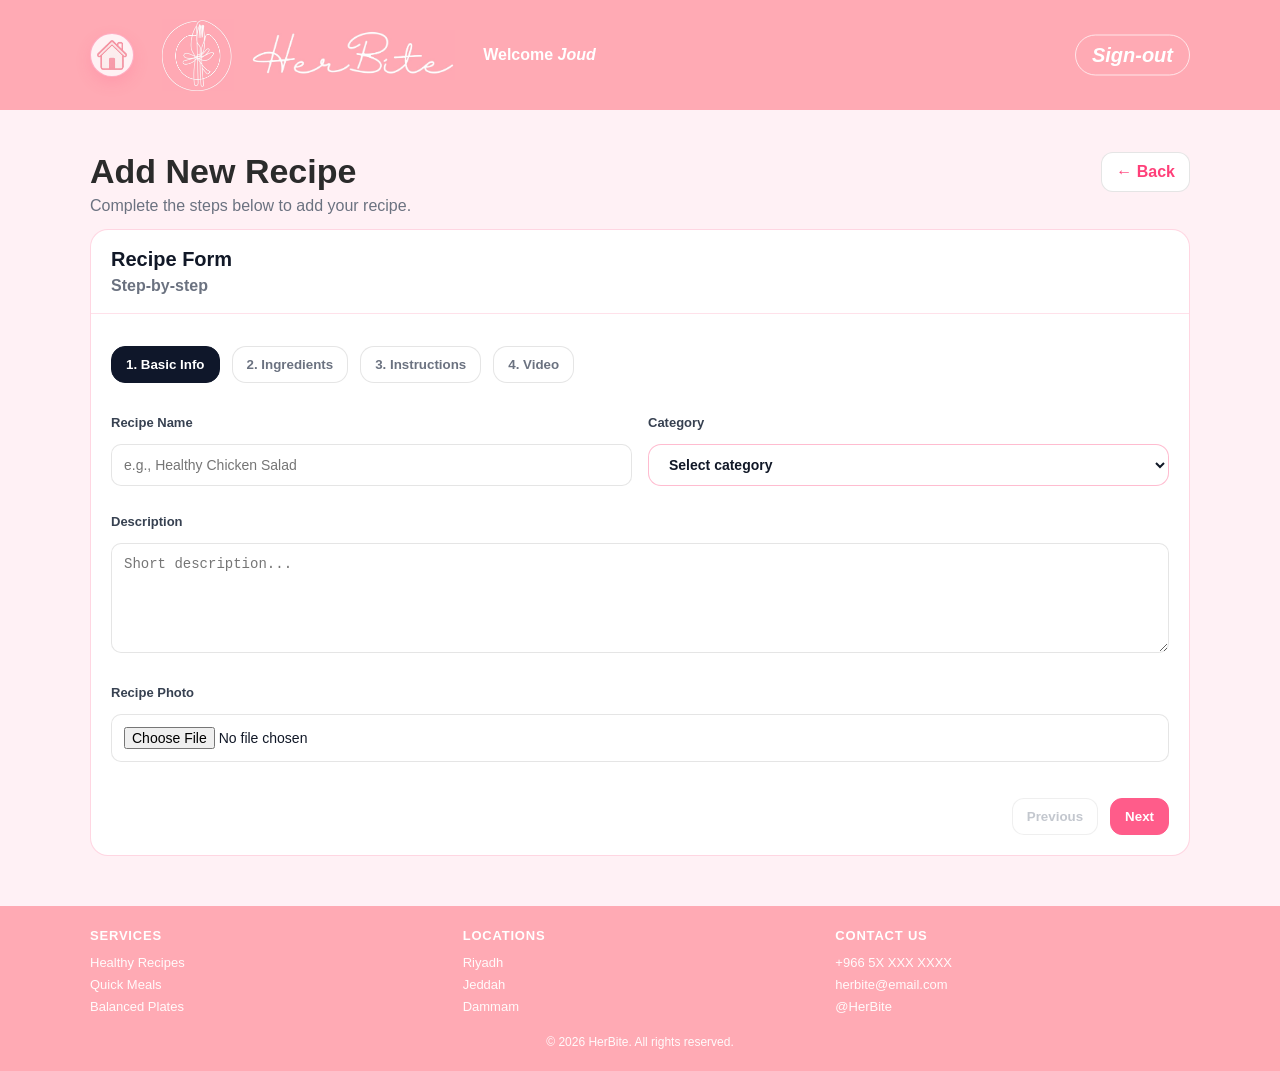
<file: addRecipe.html>
<!DOCTYPE html>
<html lang="en">
<head>
  <meta charset="UTF-8" />
  <meta name="viewport" content="width=device-width, initial-scale=1.0"/>
  <title>Add Recipe | HerBite</title>

  <link rel="stylesheet" href="stylesheet.css">
</head>

<body class="user-page header-admin">
  <div class="page">

   
    <header class="site-header">
      <div class="header-inner">
        <a href="index.html" class="home-link" aria-label="Go to home">
          <img src="home.PNG" alt="Home">
        </a>
        <div class="brand"><img src="logo.jpg" alt="HerBite Logo"></div>
        <div class="brand-title"><img src="title.jpg" alt="HerBite Title"></div>
                <div class="header-right">
          <div class="welcome">Welcome <span class="name">Joud</span></div>
        </div>
        <div class="logout"><a href="index.html">Sign-out</a></div>
      </div>
    </header>

    <main class="page-main">

      <div class="ar-page-head">
        <div>
          <h1 class="ar-h1">Add New Recipe</h1>
          <p class="ar-p">Complete the steps below to add your recipe.</p>
        </div>

        <a class="ar-back" href="myRecipes.html">← Back</a>
      </div>

      <section class="ar-card">
        <div class="ar-card-top">
          <h2 class="ar-card-title">Recipe Form</h2>
          <div class="ar-card-sub">Step-by-step</div>
        </div>

        <div class="ar-card-body">

          
          <div class="ar-tabs" role="tablist" aria-label="Recipe steps">
            <button type="button" class="ar-tab is-active" data-step="0">1. Basic Info</button>
            <button type="button" class="ar-tab" data-step="1">2. Ingredients</button>
            <button type="button" class="ar-tab" data-step="2">3. Instructions</button>
            <button type="button" class="ar-tab" data-step="3">4. Video</button>
          </div>

          <form id="addRecipeForm" action="myRecipes.html" novalidate>

            <!-- STEP 1 -->
            <div class="ar-step is-active" data-step="0">
              <div class="ar-grid2">
                <div>
                  <label class="ar-label">Recipe Name</label>
                  <input class="ar-input" type="text" placeholder="e.g., Healthy Chicken Salad" required>
                </div>

                <div>
                  <label class="ar-label">Category</label>
                  <select class="ar-input" required>
                    <option value="" selected disabled>Select category</option>
                    <option>Breakfast</option>
                    <option>Lunch</option>
                    <option>Dinner</option>
                    <option>Healthy Snacks</option>
                  </select>
                </div>
              </div>

              <label class="ar-label">Description</label>
              <textarea class="ar-textarea" placeholder="Short description..." required></textarea>

              <label class="ar-label">Recipe Photo</label>
              <input class="ar-input" type="file" accept="image/*" required>
            </div>

            <!-- STEP 2 -->
            <div class="ar-step" data-step="1">
              <div class="ar-section-title">Ingredients</div>

              <div id="ingredientsWrap" class="ar-repeat">
                <div class="ar-row">
                  <div>
                    <label class="ar-mini">Ingredient Name</label>
                    <input class="ar-input" type="text" required>
                  </div>
                  <div>
                    <label class="ar-mini">Quantity</label>
                    <input class="ar-input" type="text" required>
                  </div>
                </div>
              </div>

              <button type="button" class="ar-add" id="addIngredientBtn">+ Add another ingredient</button>
            </div>

            <!-- STEP 3 -->
            <div class="ar-step" data-step="2">
              <div class="ar-section-title">Instructions</div>

              <div id="stepsWrap" class="ar-repeat">
                <div class="ar-row1">
                  <label class="ar-mini">Step 1</label>
                  <input class="ar-input" type="text" required>
                </div>
              </div>

              <button type="button" class="ar-add" id="addStepBtn">+ Add another step</button>
            </div>

            <!-- STEP 4 -->
            <div class="ar-step" data-step="3">
              <div class="ar-section-title">Video (Optional)</div>

              <label class="ar-label">Upload Video</label>
              <input class="ar-input" type="file" accept="video/*">

              <label class="ar-label">OR Video URL</label>
              <input class="ar-input" type="url" placeholder="https://...">
            </div>

            
            <div class="ar-actions">
              <button type="button" class="ar-btn ar-btn-ghost" id="prevBtn" disabled>Previous</button>

              <div class="ar-actions-right">
                <button type="button" class="ar-btn ar-btn-primary" id="nextBtn">Next</button>
                <button type="submit" class="ar-btn ar-btn-primary" id="submitBtn">Submit</button>
              </div>
            </div>

          </form>

        </div>
      </section>

    </main>

    <footer class="site-footer">
      <div class="footer-inner">
        <div class="footer-col">
          <h4>Services</h4>
          <p>Healthy Recipes</p>
          <p>Quick Meals</p>
          <p>Balanced Plates</p>
        </div>

        <div class="footer-col">
          <h4>Locations</h4>
          <p>Riyadh</p>
          <p>Jeddah</p>
          <p>Dammam</p>
        </div>

        <div class="footer-col">
          <h4>Contact Us</h4>
          <p>+966 5X XXX XXXX</p>
          <p>herbite@email.com</p>
          <p>@HerBite</p>
        </div>
      </div>

      <div class="footer-bottom">
        © 2026 HerBite. All rights reserved.
      </div>
    </footer>

  </div>

  <script src="Script.js"></script>
</body>
</html>
</file>
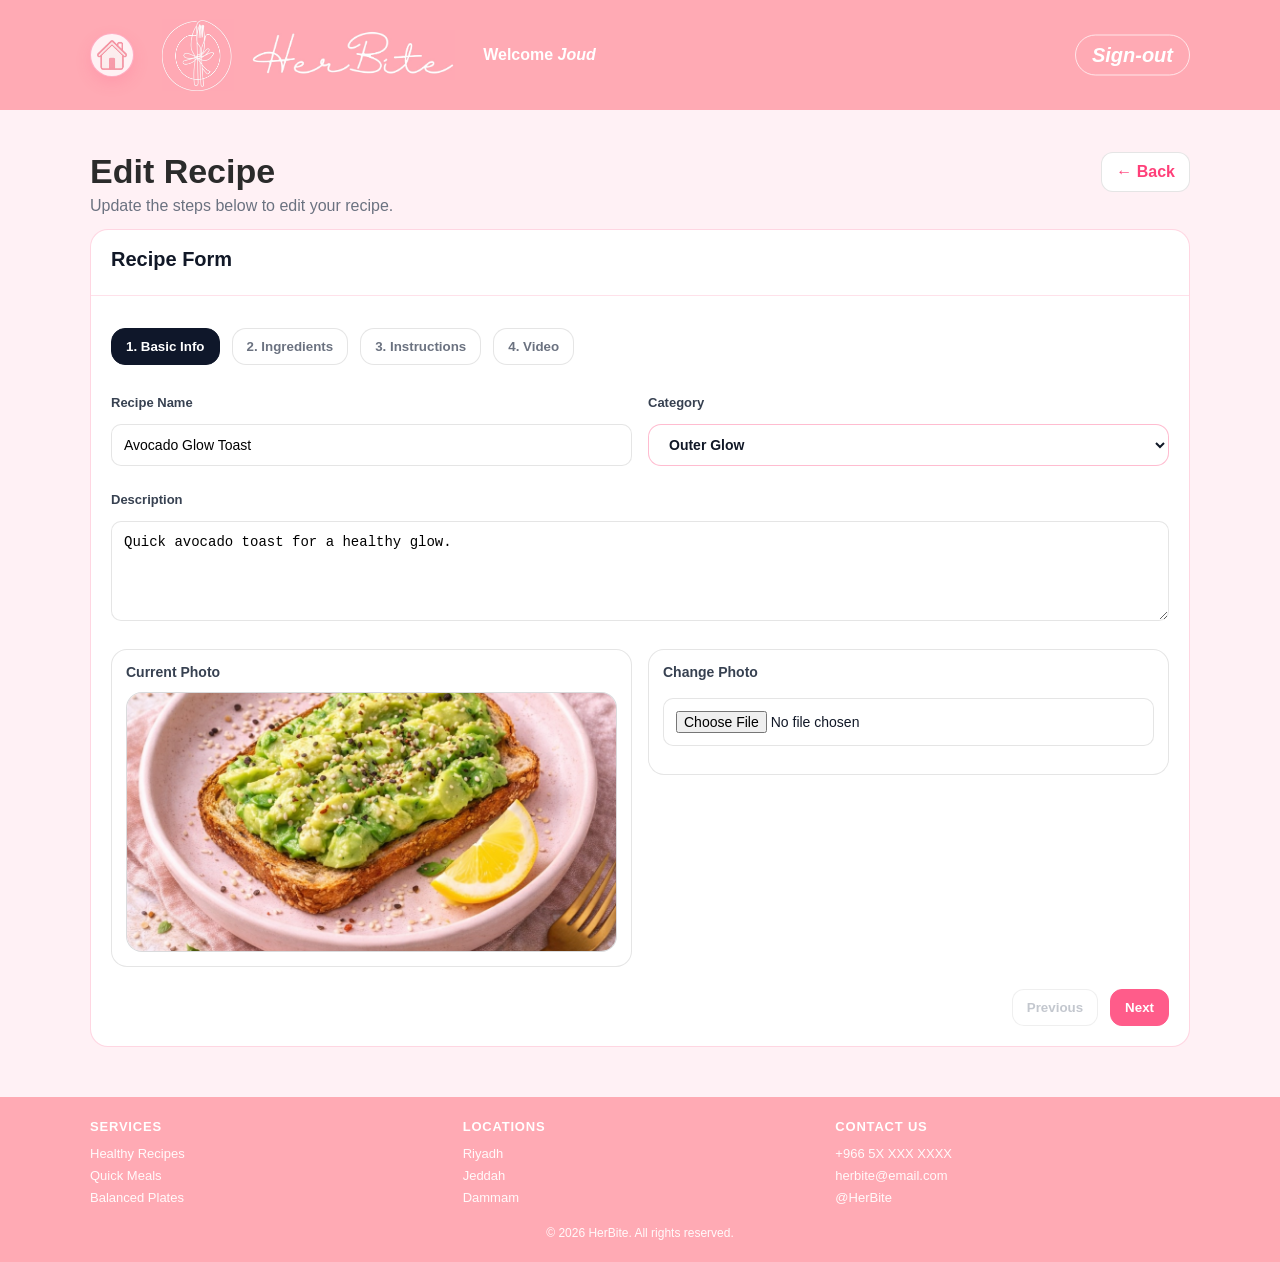
<file: editRecipe.html>
<!DOCTYPE html>
<!--
Click nbfs://nbhost/SystemFileSystem/Templates/Licenses/license-default.txt to change this license
Click nbfs://nbhost/SystemFileSystem/Templates/ClientSide/html.html to edit this template
-->

<!DOCTYPE html>
<html lang="en">
<head>
  <meta charset="UTF-8" />
  <meta name="viewport" content="width=device-width, initial-scale=1.0"/>
  <title>Edit Recipe | HerBite</title>

  <link rel="stylesheet" href="stylesheet.css">
  
  <script src="Script.js" defer></script>
</head>

<body class="user-page header-admin">
  <div class="page">

   
    <header class="site-header">
      <div class="header-inner">
        <a href="index.html" class="home-link" aria-label="Go to home">
          <img src="home.PNG" alt="Home">
        </a>
        <div class="brand"><img src="logo.jpg" alt="HerBite Logo"></div>
        <div class="brand-title"><img src="title.jpg" alt="HerBite Title"></div>
                <div class="header-right">
          <div class="welcome">Welcome <span class="name">Joud</span></div>
        </div>
        <div class="logout"><a href="index.html">Sign-out</a></div>
      </div>
    </header>

    <main class="page-main">

      <div class="er-page-head">
        <div>
          <h1 class="er-h1">Edit Recipe</h1>
          <p class="er-p">Update the steps below to edit your recipe.</p>
        </div>

        <a class="er-back" href="myRecipes.html">← Back</a>
      </div>

      <section class="er-card">
        <div class="er-card-top">
          <h2 class="er-card-title">Recipe Form</h2>
          <div class="er-card-sub"> </div>
        </div>

        <div class="er-card-body">

          <!-- Tabs -->
          <div class="er-tabs" role="tablist" aria-label="Recipe steps">
            <button type="button" class="er-tab is-active" data-step="0">1. Basic Info</button>
            <button type="button" class="er-tab" data-step="1">2. Ingredients</button>
            <button type="button" class="er-tab" data-step="2">3. Instructions</button>
            <button type="button" class="er-tab" data-step="3">4. Video</button>
          </div>

          <form id="editRecipeForm" action="myRecipes.html">

            <!-- STEP 1 -->
            <div class="er-step is-active" data-step="0">
              <div class="er-grid2">
                <div>
                  <label class="er-label">Recipe Name</label>
                  <input class="er-input" type="text" value="Avocado Glow Toast" required>
                </div>

                <div>
                  <label class="er-label">Category</label>
                  <select class="er-input" required>
                    <option>Breakfast</option>
                    <option>Lunch</option>
                    <option>Dinner</option>
                    <option selected>Outer Glow</option>
                    <option>Healthy Snacks</option>
                  </select>
                </div>
              </div>

              <label class="er-label">Description</label>
              <textarea class="er-textarea" required>Quick avocado toast for a healthy glow.</textarea>

              <div class="er-current">
                <div class="er-current-box">
                  <div class="er-current-title">Current Photo</div>
                  <img class="er-current-img" src="avocado toast.jpeg" alt="Current photo">
                </div>

                <div class="er-current-box">
                  <div class="er-current-title">Change Photo</div>
                  <input class="er-input" type="file" accept="image/*">
                </div>
              </div>
            </div>

            <!-- STEP 2 -->
            <div class="er-step" data-step="1">
              <div class="er-section-title">Ingredients</div>

              <div id="ingredientsWrap" class="er-repeat">

                <div class="er-row">
                  <div>
                    <label class="er-mini">Ingredient Name</label>
                    <input class="er-input" type="text" value="Whole grain toast" required>
                  </div>
                  <div>
                    <label class="er-mini">Quantity</label>
                    <input class="er-input" type="text" value="1 slice" required>
                  </div>
                </div>

                <div class="er-row">
                  <div>
                    <label class="er-mini">Ingredient Name</label>
                    <input class="er-input" type="text" value="Avocado" required>
                  </div>
                  <div>
                    <label class="er-mini">Quantity</label>
                    <input class="er-input" type="text" value="1/2" required>
                  </div>
                </div>

                <div class="er-row">
                  <div>
                    <label class="er-mini">Ingredient Name</label>
                    <input class="er-input" type="text" value="Olive oil" required>
                  </div>
                  <div>
                    <label class="er-mini">Quantity</label>
                    <input class="er-input" type="text" value="few drops" required>
                  </div>
                </div>

              </div>

              <button type="button" class="er-add" id="addIngredientBtn">+ Add another ingredient</button>
            </div>

            <!-- STEP 3 -->
            <div class="er-step" data-step="2">
              <div class="er-section-title">Instructions</div>

              <div id="stepsWrap" class="er-repeat">

                <div class="er-row1">
                  <label class="er-mini">Step 1</label>
                  <input class="er-input" type="text" value="Toast the bread." required>
                </div>

                <div class="er-row1">
                  <label class="er-mini">Step 2</label>
                  <input class="er-input" type="text" value="Mash avocado." required>
                </div>

                <div class="er-row1">
                  <label class="er-mini">Step 3</label>
                  <input class="er-input" type="text" value="Spread & season." required>
                </div>

              </div>

              <button type="button" class="er-add" id="addStepBtn">+ Add another step</button>
            </div>

            <!-- STEP 4 -->
            <div class="er-step" data-step="3">
              <div class="er-section-title">Video (Optional)</div>

              <div class="er-current">
                <div class="er-current-box">
                  <div class="er-current-title">Current Video</div>
                  <div class="er-muted">No video for recipe</div>
                </div>

                <div class="er-current-box">
                  <div class="er-current-title">Upload Video</div>
                  <input class="er-input" type="file" accept="video/*">
                </div>
              </div>
              
              <label class="er-label">OR Video URL</label>
              <input class="er-input" type="url" placeholder="https://..." value="">
            </div>

            
            <div class="er-actions">
              <button type="button" class="er-btn er-btn-ghost" id="prevBtn" disabled>Previous</button>

              <div class="er-actions-right">
                <button type="button" class="er-btn er-btn-primary" id="nextBtn">Next</button>
                <button type="submit" class="er-btn er-btn-primary" id="submitBtn">Update</button>
              </div>
            </div>

          </form>

        </div>
      </section>

    </main>

    <footer class="site-footer">
      <div class="footer-inner">
        <div class="footer-col">
          <h4>Services</h4>
          <p>Healthy Recipes</p>
          <p>Quick Meals</p>
          <p>Balanced Plates</p>
        </div>

        <div class="footer-col">
          <h4>Locations</h4>
          <p>Riyadh</p>
          <p>Jeddah</p>
          <p>Dammam</p>
        </div>

        <div class="footer-col">
          <h4>Contact Us</h4>
          <p>+966 5X XXX XXXX</p>
          <p>herbite@email.com</p>
          <p>@HerBite</p>
        </div>
      </div>

      <div class="footer-bottom">
        © 2026 HerBite. All rights reserved.
      </div>
    </footer>

  </div>
</body>
</html>
</file>
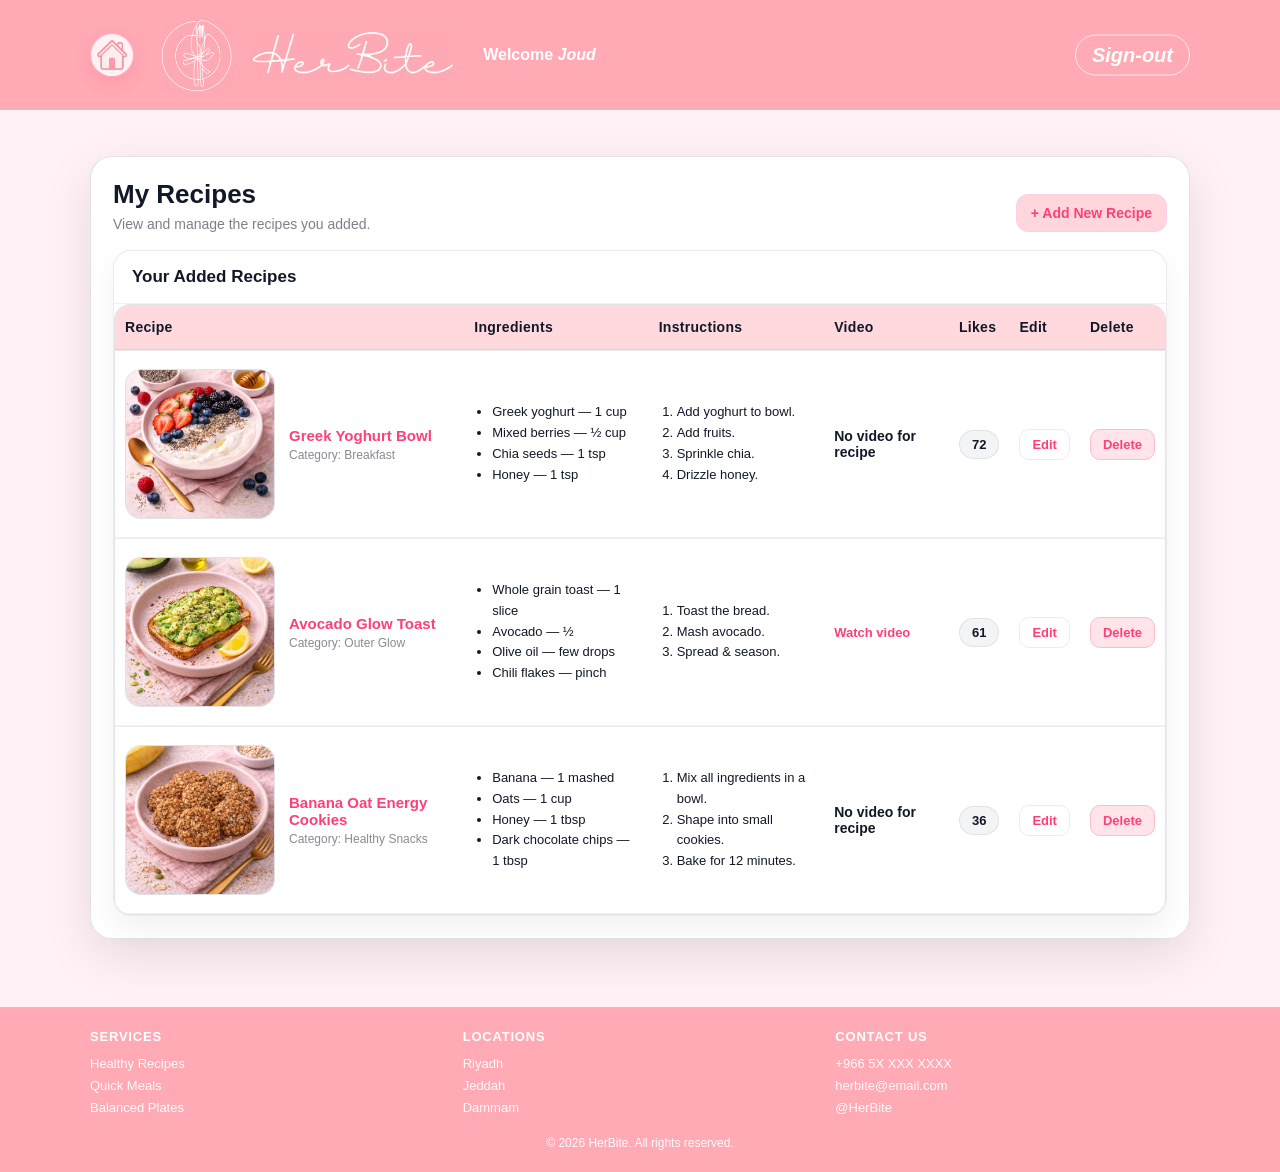
<file: myRecipes.html>
<!DOCTYPE html>
<html lang="en">
<head>
  <meta charset="UTF-8" />
  <meta name="viewport" content="width=device-width, initial-scale=1.0"/>
  <title>My Recipes | HerBite</title>
  <link rel="stylesheet" href="stylesheet.css">
</head>

<body class="user-page header-admin">

  <div class="page">

   
    <header class="site-header">
      <div class="header-inner">
        <a href="index.html" class="home-link" aria-label="Go to home">
          <img src="home.PNG" alt="Home">
        </a>
        <div class="brand">
          <img src="logo.jpg" alt="HerBite Logo">
        </div>
        <div class="brand-title">
          <img src="title.jpg" alt="HerBite Title">
        </div>
                <div class="header-right">
          <div class="welcome">Welcome <span class="name">Joud</span></div>
        </div>
        <div class="logout">
          <a href="index.html">Sign-out</a>
        </div>
      </div>
    </header>


   
    <main class="page-main">

      <section class="box mr-wrap">
        <div class="mr-head">
          <div>
            <h2 class="mr-title">My Recipes</h2>
            <p class="mr-sub">View and manage the recipes you added.</p>
          </div>

          <a href="addRecipe.html" class="mr-add">+ Add New Recipe</a>
        </div>

        <div class="mr-card">
          <div class="mr-card-top">
            <h3>Your Added Recipes</h3>
           
          </div>

          <div class="mr-table-scroll">
            <table class="mr-table">
              <thead>
                <tr>
                  <th>Recipe</th>
                  <th>Ingredients</th>
                  <th>Instructions</th>
                  <th>Video</th>
                  <th>Likes</th>
                  <th>Edit</th>
                  <th>Delete</th>
                </tr>
              </thead>

              <tbody>

                <!-- RECIPE 1 -->
                <tr>
                  <td>
                    <a class="mr-recipe" href="viewRecipes.html">
                      <span class="mr-thumb">
                        <img src="Greek.JPG" alt="Greek Yoghurt Bowl">
                      </span>

                      <span class="mr-meta">
                        <span class="mr-name">Greek Yoghurt Bowl</span>
                        <span class="mr-cat">Category: Breakfast</span>
                      </span>
                    </a>
                  </td>

                  <td>
                    <ul class="mr-list">
                      <li>Greek yoghurt — 1 cup</li>
                      <li>Mixed berries — ½ cup</li>
                      <li>Chia seeds — 1 tsp</li>
                      <li>Honey — 1 tsp</li>
                    </ul>
                  </td>

                  <td>
                    <ol class="mr-list">
                      <li>Add yoghurt to bowl.</li>
                      <li>Add fruits.</li>
                      <li>Sprinkle chia.</li>
                      <li>Drizzle honey.</li>
                    </ol>
                  </td>

                  <td class="mr-muted">No video for recipe</td>
                  <td><span class="mr-pill">72</span></td>
                  <td><a class="mr-btn mr-btn-edit" href="editRecipe.html">Edit</a></td>
                  <td><a class="mr-btn mr-btn-del" href="myRecipes.html">Delete</a></td>
                </tr>

                <!-- RECIPE 2 -->
                <tr>
                  <td>
                    <a class="mr-recipe" href="viewRecipes.html">
                      <span class="mr-thumb">
                        <img src="avocado toast.jpeg" alt="Avocado Glow Toast">
                      </span>

                      <span class="mr-meta">
                        <span class="mr-name">Avocado Glow Toast</span>
                        <span class="mr-cat">Category: Outer Glow</span>
                      </span>
                    </a>
                  </td>

                  <td>
                    <ul class="mr-list">
                      <li>Whole grain toast — 1 slice</li>
                      <li>Avocado — ½</li>
                      <li>Olive oil — few drops</li>
                      <li>Chili flakes — pinch</li>
                    </ul>
                  </td>

                  <td>
                    <ol class="mr-list">
                      <li>Toast the bread.</li>
                      <li>Mash avocado.</li>
                      <li>Spread & season.</li>
                    </ol>
                  </td>

                  <td><a class="mr-link" href="https://youtu.be/dP6btliLGy4?si=XLxj9FWKNguTYf3l">Watch video</a></td>
                  <td><span class="mr-pill">61</span></td>
                  <td><a class="mr-btn mr-btn-edit" href="editRecipe.html">Edit</a></td>
                  <td><a class="mr-btn mr-btn-del" href="myRecipes.html">Delete</a></td>
                </tr>
             <!-- RECIPE 3 -->
<tr>
  <td>
    <a class="mr-recipe" href="viewRecipes.html">
      <span class="mr-thumb">
        <img src="banana oat cookies.jpeg" alt="Banana Oat Energy Cookies">
      </span>

      <span class="mr-meta">
        <span class="mr-name">Banana Oat Energy Cookies</span>
        <span class="mr-cat">Category: Healthy Snacks</span>
      </span>
    </a>
  </td>

  <td>
    <ul class="mr-list">
      <li>Banana — 1 mashed</li>
      <li>Oats — 1 cup</li>
      <li>Honey — 1 tbsp</li>
      <li>Dark chocolate chips — 1 tbsp</li>
    </ul>
  </td>

  <td>
    <ol class="mr-list">
      <li>Mix all ingredients in a bowl.</li>
      <li>Shape into small cookies.</li>
      <li>Bake for 12 minutes.</li>
    </ol>
  </td>

  <td class="mr-muted">No video for recipe</td>

  <td><span class="mr-pill">36</span></td>

  <td><a class="mr-btn mr-btn-edit" href="editRecipe.html">Edit</a></td>

  <td><a class="mr-btn mr-btn-del" href="myRecipes.html">Delete</a></td>
</tr>



              </tbody>
            </table>
          </div>
        </div>
      </section>

    </main>

    <footer class="site-footer">
      <div class="footer-inner">
        <div class="footer-col">
          <h4>Services</h4>
          <p>Healthy Recipes</p>
          <p>Quick Meals</p>
          <p>Balanced Plates</p>
        </div>

        <div class="footer-col">
          <h4>Locations</h4>
          <p>Riyadh</p>
          <p>Jeddah</p>
          <p>Dammam</p>
        </div>

        <div class="footer-col">
          <h4>Contact Us</h4>
          <p>+966 5X XXX XXXX</p>
          <p>herbite@email.com</p>
          <p>@HerBite</p>
        </div>
      </div>

      <div class="footer-bottom">
        © 2026 HerBite. All rights reserved.
      </div>
    </footer>

  </div>

</body>
</html>
</file>
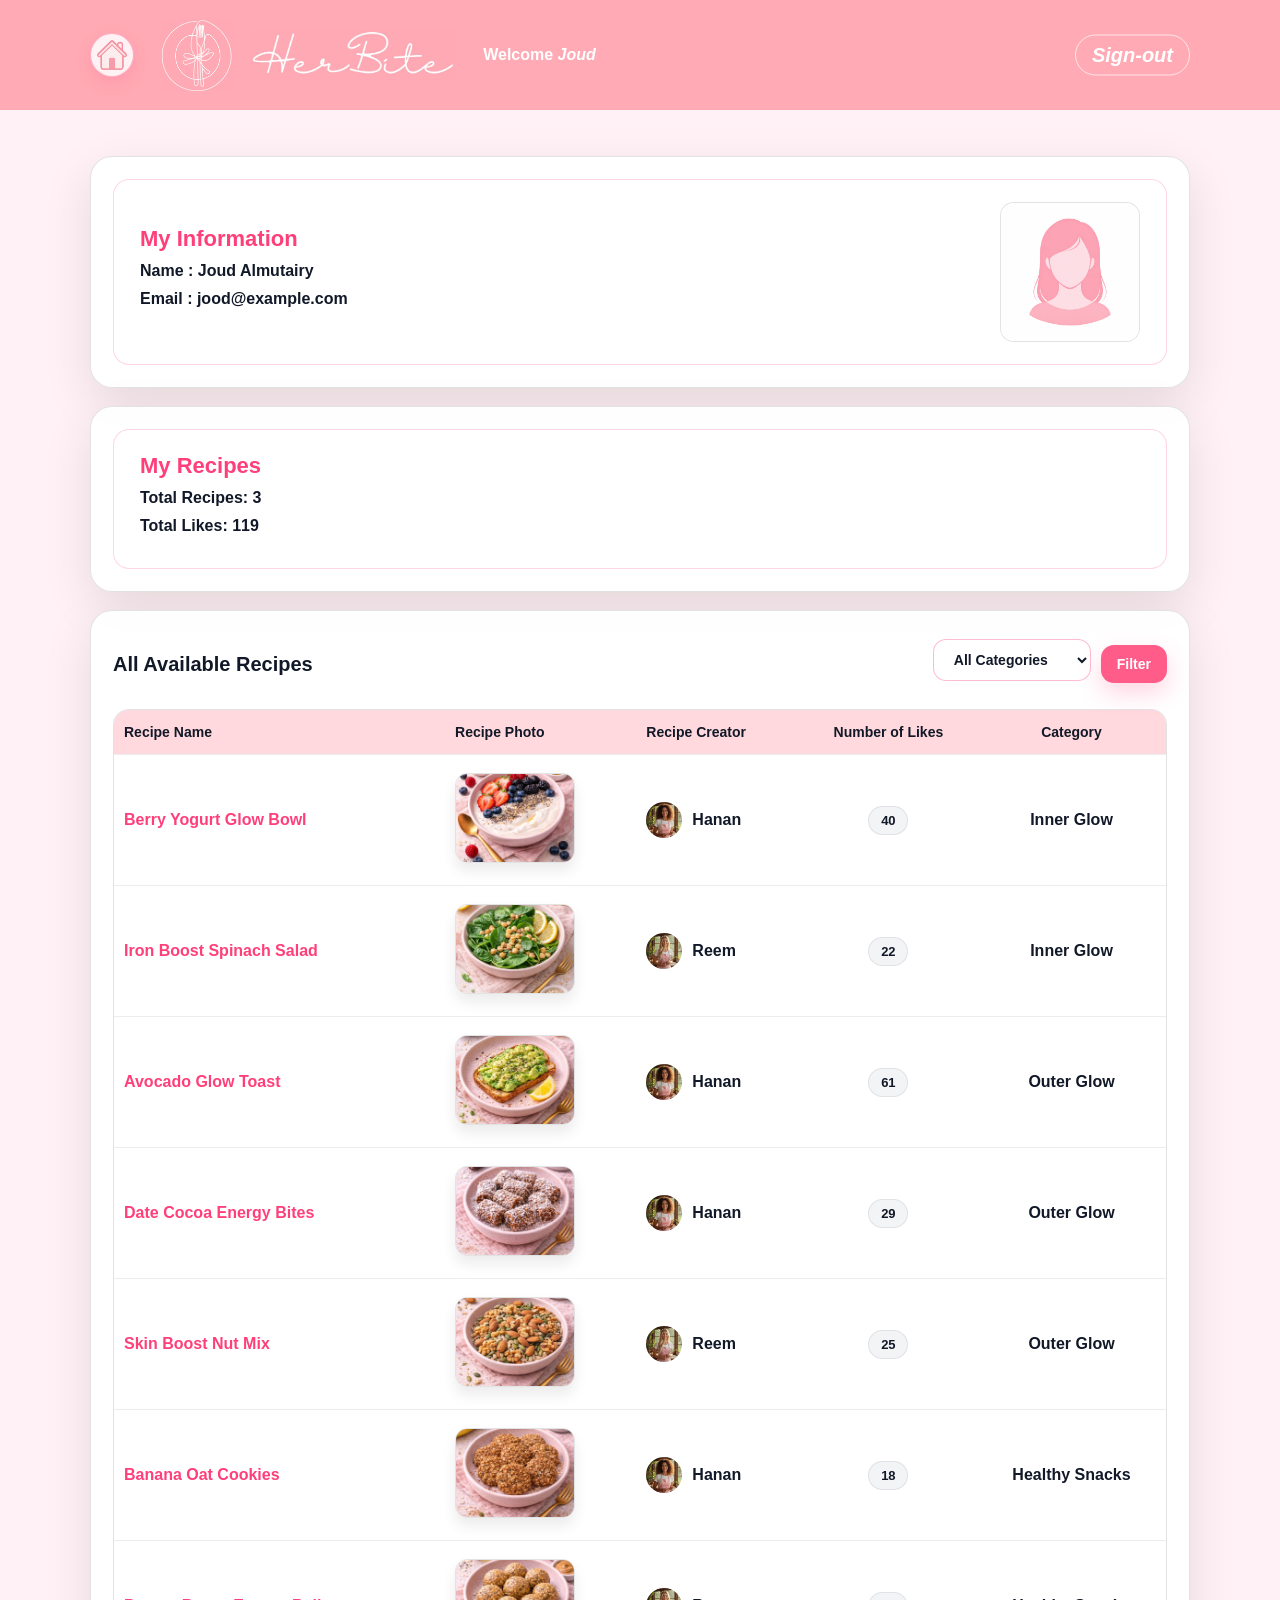
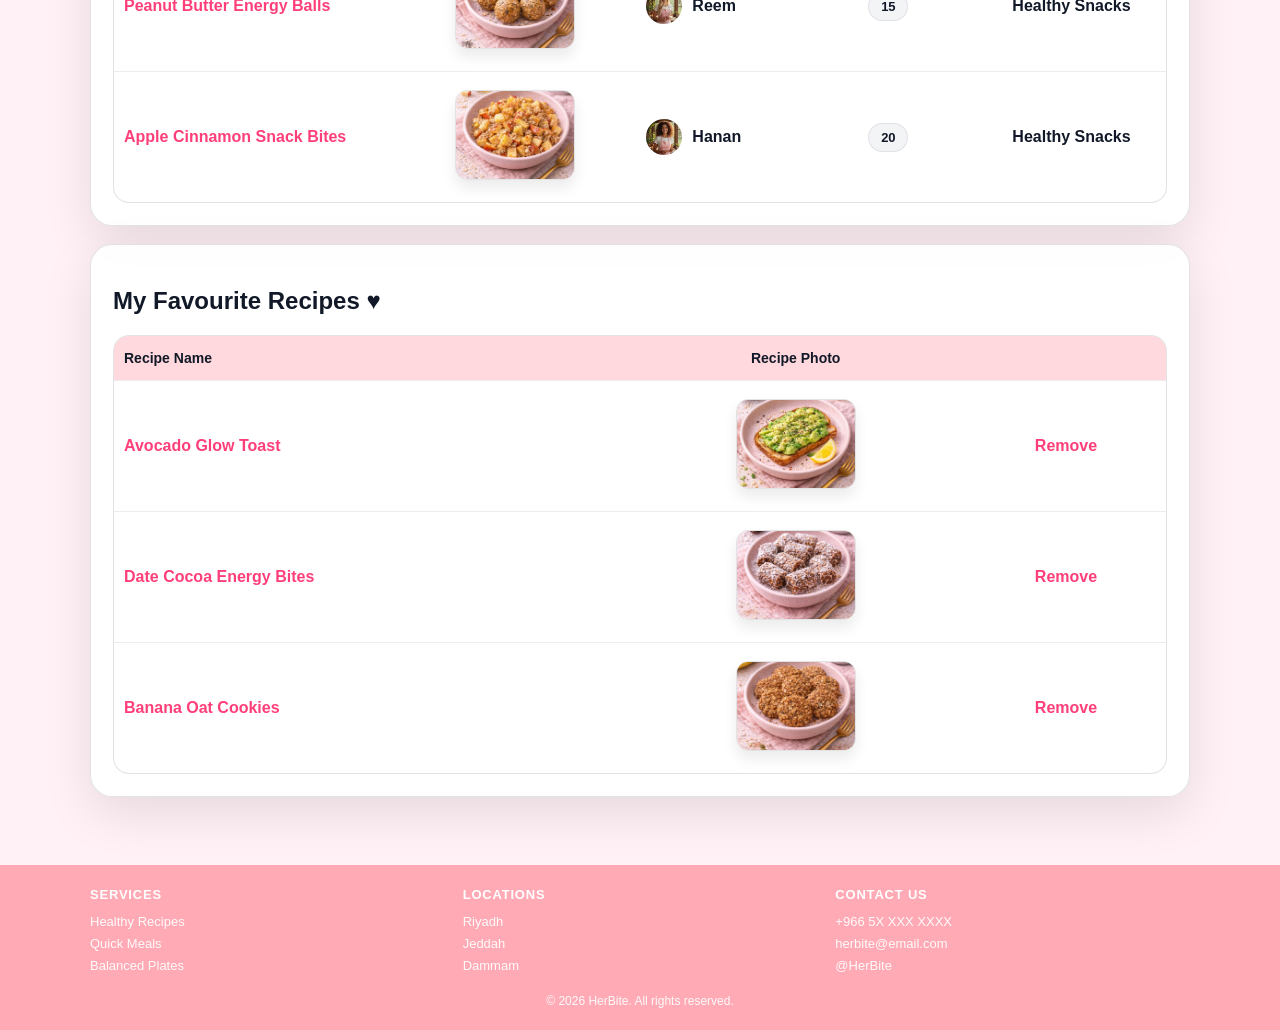
<file: user.html>
<!doctype html>
<html lang="en">
<head>
  <meta charset="UTF-8" />
  <meta name="viewport" content="width=device-width, initial-scale=1.0" />
  <title>HerBite | User Page</title>

  <link rel="stylesheet" href="stylesheet.css" />
  <script src="Script.js" defer></script>
</head>

<body class="user-page header-admin">
  <main class="page">

    
    <header class="site-header">
      <div class="header-inner">
        <a href="index.html" class="home-link" aria-label="Go to home">
          <img src="home.PNG" alt="Home">
        </a>
        <div class="brand">
          <img src="logo.jpg" alt="HerBite Logo">
        </div>
        <div class="brand-title">
          <img src="title.jpg" alt="HerBite Title">
        </div>
                <div class="header-right">
          <div class="welcome">Welcome <span class="name">Joud</span></div>
        </div>
        <div class="logout">
          <a href="index.html">Sign-out</a>
        </div>
      </div>
    </header>
   


    <div class="page-main">

      <section class="card">
        <div class="big-box">
          <div class="bar-left">
            <h2 class="bar-title">My Information</h2>
            <p><strong>Name :</strong> Joud Almutairy</p>
            <p><strong>Email :</strong> jood@example.com</p>
          </div>

          <div class="bar-right">
            <div class="user-photo-box">
              <img src="default.png" alt="User photo">
            </div>
          </div>
        </div>
      </section>

      <section class="card">
        <div class="big-box">
          <div class="bar-left">
            <h2 class="bar-title">
              <a href="myRecipes.html">My Recipes</a>
            </h2>
            <p><strong>Total Recipes:</strong> 3</p>
            <p><strong>Total Likes:</strong> 119</p>
          </div>
          <div class="bar-right"></div>
        </div>
      </section>

     
      <section class="box">
        <div class="section-head">
          <h2>All Available Recipes</h2>

          <div class="filter">
            <select>
              <option>All Categories</option>
              <option>Inner Glow</option>
              <option>Outer Glow</option>
              <option>Healthy Snacks</option>
            </select>
            <button class="btn-filter" type="button">Filter</button>
          </div>
        </div>

        <table class="recipes-table">
          <thead>
            <tr>
              <th>Recipe Name</th>
              <th>Recipe Photo</th>
              <th>Recipe Creator</th>
              <th>Number of Likes</th>
              <th>Category</th>
            </tr>
          </thead>

          <tbody>
            <tr>
              <td><a href="viewRecipes.html">Berry Yogurt Glow Bowl</a></td>
              <td><img src="berry yogurt.jpeg" class="recipe-img"></td>
              <td>
                <div class="creator-cell">
                  <img src="curly-girl.png" alt="Creator photo" class="creator-avatar">
                  <span>Hanan</span>
                </div>
              </td>
              <td><span class="likes-pill">40</span></td>
              <td>Inner Glow</td>
            </tr>

            <tr>
              <td><a href="viewRecipes.html">Iron Boost Spinach Salad</a></td>
              <td><img src="spinach salad.jpeg" class="recipe-img"></td>
              <td>
                <div class="creator-cell">
                  <img src="blonde-girl.png" alt="Creator photo" class="creator-avatar">
                  <span>Reem</span>
                </div>
              </td>
              <td><span class="likes-pill">22</span></td>
              <td>Inner Glow</td>
            </tr>

            <tr>
              <td><a href="viewRecipes.html">Avocado Glow Toast</a></td>
              <td><img src="avocado toast.jpeg" class="recipe-img"></td>
              <td>
                <div class="creator-cell">
                  <img src="curly-girl.png" alt="Creator photo" class="creator-avatar">
                  <span>Hanan</span>
                </div>
              </td>
              <td><span class="likes-pill">61</span></td>
              <td>Outer Glow</td>
            </tr>

            <tr>
              <td><a href="viewRecipes.html">Date Cocoa Energy Bites</a></td>
              <td><img src="date bites.jpeg" class="recipe-img"></td>
              <td>
                <div class="creator-cell">
                  <img src="curly-girl.png" alt="Creator photo" class="creator-avatar">
                  <span>Hanan</span>
                </div>
              </td>
              <td><span class="likes-pill">29</span></td>
              <td>Outer Glow</td>
            </tr>

            <tr>
              <td><a href="viewRecipes.html">Skin Boost Nut Mix</a></td>
              <td><img src="nut mix.jpeg" class="recipe-img"></td>
              <td>
                <div class="creator-cell">
                  <img src="blonde-girl.png" alt="Creator photo" class="creator-avatar">
                  <span>Reem</span>
                </div>
              </td>
              <td><span class="likes-pill">25</span></td>
              <td>Outer Glow</td>
            </tr>

            <tr>
              <td><a href="viewRecipes.html">Banana Oat Cookies</a></td>
              <td><img src="banana oat cookies.jpeg" class="recipe-img"></td>
              <td>
                <div class="creator-cell">
                  <img src="curly-girl.png" alt="Creator photo" class="creator-avatar">
                  <span>Hanan</span>
                </div>
              </td>
              <td><span class="likes-pill">18</span></td>
              <td>Healthy Snacks</td>
            </tr>

            <tr>
              <td><a href="viewRecipes.html">Peanut Butter Energy Balls</a></td>
              <td><img src="peanut butter balls.jpeg" class="recipe-img"></td>
              <td>
                <div class="creator-cell">
                  <img src="blonde-girl.png" alt="Creator photo" class="creator-avatar">
                  <span>Reem</span>
                </div>
              </td>
              <td><span class="likes-pill">15</span></td>
              <td>Healthy Snacks</td>
            </tr>

            <tr>
              <td><a href="viewRecipes.html">Apple Cinnamon Snack Bites</a></td>
              <td><img src="apple cinnamon.jpeg" class="recipe-img"></td>
              <td>
                <div class="creator-cell">
                  <img src="curly-girl.png" alt="Creator photo" class="creator-avatar">
                  <span>Hanan</span>
                </div>
              </td>
              <td><span class="likes-pill">20</span></td>
              <td>Healthy Snacks</td>
            </tr>
          </tbody>
        </table>
      </section>

   
      <section class="box">
        <h2>My Favourite Recipes ♥</h2>

        <table class="favorites-table">
          <thead>
            <tr>
              <th>Recipe Name</th>
              <th>Recipe Photo</th>
              <th></th>
            </tr>
          </thead>

          <tbody>
            <tr>
              <td><a href="viewRecipes.html">Avocado Glow Toast</a></td>
              <td><img src="avocado toast.jpeg" class="recipe-img"></td>
              <td><a class="remove-link" href="user.html">Remove</a></td>
            </tr>

            <tr>
              <td><a href="viewRecipes.html">Date Cocoa Energy Bites</a></td>
              <td><img src="date bites.jpeg" class="recipe-img"></td>
              <td><a class="remove-link" href="user.html">Remove</a></td>
            </tr>

            <tr>
              <td><a href="viewRecipes.html">Banana Oat Cookies</a></td>
              <td><img src="banana oat cookies.jpeg" class="recipe-img"></td>
              <td><a class="remove-link" href="user.html">Remove</a></td>
            </tr>
          </tbody>
        </table>
      </section>

    </div>
  </main>


  <footer class="site-footer">
      <div class="footer-inner">
        <div class="footer-col">
          <h4>Services</h4>
          <p>Healthy Recipes</p>
          <p>Quick Meals</p>
          <p>Balanced Plates</p>
        </div>

        <div class="footer-col">
          <h4>Locations</h4>
          <p>Riyadh</p>
          <p>Jeddah</p>
          <p>Dammam</p>
        </div>

        <div class="footer-col">
          <h4>Contact Us</h4>
          <p>+966 5X XXX XXXX</p>
          <p>herbite@email.com</p>
          <p>@HerBite</p>
        </div>
      </div>

      <div class="footer-bottom">
        © 2026 HerBite. All rights reserved.
      </div>
    </footer>

</body>
</html>
</file>
<file: stylesheet.css>
/*
Click nbfs://nbhost/SystemFileSystem/Templates/Licenses/license-default.txt to change this license
Click nbfs://nbhost/SystemFileSystem/Templates/ClientSide/css.css to edit this template
*/
/* 
    Created on : Jan 27, 2026, 8:36:08 PM
    Author     : halaalduhayan
*/



* { box-sizing: border-box; }
html, body { height: 100%; }

body {
  margin: 0;
  font-family: Arial, sans-serif;
  color: #111827;
  background: #ffffff;
}

a {
  color: #ff3f79;
  text-decoration: none;
  font-weight: 700;
}
a:hover { text-decoration: underline; }

/* ===== Page layout ===== */
.page {
  min-height: 100vh;
  display: flex;
  flex-direction: column;
}

.page-main {
  width: 92vw;
  max-width: 1100px;
  margin: 0 auto;
  padding: 28px 0;
  flex: 1;
}

/* ===== Header ===== */
.site-header {
  background: #FFAAB4;
  height: 110px;
  display: flex;
  align-items: center;
}

.header-inner {
  width: 92vw;
  max-width: 1100px;
  margin: 0 auto;
  display: flex;
  align-items: center;
  justify-content: flex-start;
  gap:16px;
}

.brand img {
  height: 72px;
  width: auto;
  display: block;
}
.brand-title img {
  height: 50px;
  width: auto;
  display: block;
}

.header-right{
  margin-left:12px;
  display:flex;
  flex-direction:column;
  align-items:flex-start;
  gap:4px;
}

.welcome{
  color:#fff;
  font-weight:700;
  line-height:1.1;
}

.welcome .name{
  color:#fff;
  font-weight:900;
}

/* ===== Footer (WHITE text) ===== */
.site-footer {
  background: #FFAAB4;
  padding: 22px 0;
  margin-top: 22px;
}

.footer-inner {
  width: 92vw;
  max-width: 1100px;
  margin: 0 auto;
  display: grid;
  grid-template-columns: 1fr 1fr 1fr;
  gap: 18px;
  font-size: 13px;
  color: #ffffff;
}

.footer-col h4 {
  margin: 0 0 12px;
  font-size: 13px;
  letter-spacing: 0.8px;
  text-transform: uppercase;
  color: #ffffff;
}

.footer-col p {
  margin: 7px 0;
  color: rgba(255,255,255,0.95);
}

.footer-bottom {
  width: 92vw;
  max-width: 1100px;
  margin: 14px auto 0;
  text-align: center;
  font-size: 12px;
  color: rgba(255,255,255,0.95);
}

@media (max-width: 850px){
  .footer-inner { grid-template-columns: 1fr; }
}

/* ===== Card ===== */
.card {
  background: rgba(255,255,255,0.92);
  border: 1px solid rgba(17,24,39,0.12);
  border-radius: 22px;
  padding: 30px;
  box-shadow: 0 16px 50px rgba(0,0,0,0.12);
  width:420px;
  max-width: 720px;
}

/* ===== Titles (center) ===== */
.title {
  margin: 0 0 10px;
  font-size: 28px;
  font-weight: 800;
  text-align: center;
}

.subtitle {
  margin: 0 0 28px;
  color: rgba(17,24,39,0.70);
  font-size: 14px;
  text-align: center;
}

/* ===== Fields spacing ===== */
.field {
  display: grid;
  gap: 8px;
  margin-top: 20px;
}

label {
  font-size: 13px;
  color: rgba(17,24,39,0.72);
  font-weight: 600;
}

input {
  padding: 13px 14px;
  border-radius: 14px;
  border: 1px solid rgba(17,24,39,0.12);
  background: #fff;
  outline: none;
  font-size: 14px;
  font-family: 'Poppins', Arial, sans-serif;
}

input:focus {
  border-color: rgba(255,63,121,0.45);
  box-shadow: 0 0 0 4px rgba(255,63,121,0.14);
}

/* ===== Two columns for first/last name ===== */
.inline2 {
  display: grid;
  grid-template-columns: 1fr 1fr;
  gap: 14px;
  margin-bottom: 14px;
}

@media (max-width: 520px){
  .inline2 { grid-template-columns: 1fr; }
}

/* ===== Helper text ===== */
.helper {
  margin-top: 24px;
  font-size: 13px;
  color: rgba(17,24,39,0.72);
  text-align: center;
}

/* ===== Buttons spacing ===== */
.btn {
  width: 100%;
  padding: 13px 14px;
  border-radius: 16px;
  border: none;
  cursor: pointer;
  font-weight: 800;
  background: #ff5c8a;
  color: #fff;
  box-shadow: 0 10px 24px rgba(255,63,121,0.22);
  transition: 0.12s;
  display: inline-flex;
  justify-content: center;
  align-items: center;
  margin-top: 18px;
}

.btn:hover { background: #ff3f79; }
.btn:active { transform: translateY(1px); }

.btn.secondary {
  background: #ffffff;
  color: #ff3f79;
  border: 1px solid rgba(255,63,121,0.35);
  box-shadow: none;
  margin-top: 12px;
}

.btn.secondary:hover { background: rgba(255,63,121,0.08); }

.hero-inner {
  position: relative;
  z-index: 1;
  width: 92vw;
  max-width: 1100px;
  margin: 0 auto;
  display: grid;
  grid-template-columns: 1fr 1fr;
  gap: 30px;
  align-items: center;
  padding: 44px 0;
}

/* ===== Index hero (background image) ===== */

.hero {
  min-height: calc(100vh - 76px - 190px);
  border-radius: 22px;
  overflow: hidden;
  position: relative;
  display: flex;
  align-items: center;
}

.hero::after {
  content: "";
  position: absolute;
  inset: 0;
 
}

.hero-copy { max-width: 560px; }

.hero-copy h1 {
  margin: 0 0 14px;
  font-size: 48px;
  font-weight: 400;
  letter-spacing: -0.5px;
}

.hero-copy p {
 font-style: italic;
  margin: 0;
  color: rgba(17,24,39,0.70);
  font-size: 15px;
  line-height: 1.7;
}

.hero-actions {
  margin-top: 18px;
  max-width: 340px;
  display: grid;
  gap: 12px;
}

@media (max-width: 900px){
  .hero-inner { grid-template-columns: 1fr; }
  .hero-copy h1 { font-size: 38px; }
}

/* ===== HomePage split video ===== */
.split {
  display: grid;
  grid-template-columns: 1fr 1fr;
  gap: 22px;
  align-items: stretch;
  min-height: 720px;
}

.videoBox {
      min-height: 450px;
height:450px;
width:120%;
  border-radius: 22px;
  overflow: hidden;
  border: 1px solid rgba(17,24,39,0.12);
  box-shadow: 0 16px 50px rgba(0,0,0,0);
}

.videoBox video {
          object-fit: cover;

  width: 100%;
  height: 100%;
  object-fit: cover;
  display: block;
}

@media (max-width: 900px){
  .split { grid-template-columns: 1fr; }
  .videoBox { min-height: 260px; }
}

/* ===== Avatar (Centered & FIRST) ===== */
.preview {
  display: flex;
  flex-direction: column;
  align-items: center;
  justify-content: center;
  margin-top: 10px;
  margin-bottom: 24px;
  text-align: center;
}

.preview img {
  width: 96px;
  height: 96px;
  border-radius: 50%;
  object-fit: cover;
  border: 3px solid #ff5c8a;
  background: #ffffff;
  box-shadow: 0 8px 24px rgba(255,63,121,0.25);
}

.preview .small {
  margin-top: 10px;
  font-size: 12px;
  color: rgba(17,24,39,0.65);
}

/* Make preview appear first inside signup form */
#signupForm {
  display: flex;
  flex-direction: column;
}
#signupForm .preview {
  order: -1;
}

/* ===== Messages ===== */
.msg {
  margin-top: 14px;
  font-size: 13px;
  font-weight: 700;
  text-align: center;
}

.msg.ok { color: #0f766e; }
.msg.err { color: #b91c1c; }

/* ================================
   Auth pages only (Login / Signup)
   Full background between header & footer
================================== */
body.auth-page .page-main{
  width: 100%;
  max-width: none;
  margin: 0;
  padding: 0;
}

/* fills the space between header and footer */
body.auth-page .auth-section{
  flex: 1;
  min-height: calc(100vh - 110px); /* header height */
  position: relative;
  background: url("backgroundlogsign.PNG") center/cover no-repeat; 
  display: flex;
}

/* optional overlay for readability */
body.auth-page .auth-section::after{
  content:"";
  position:absolute;
  inset:0;
  background: rgba(255,255,255,0.45);
}

/* keeps same width as header/footer and keeps content LEFT */
body.auth-page .auth-inner{
  position: relative;
  z-index: 1;
  width: 92vw;
  max-width: 1100px;
  margin: 0 auto;
  padding: 28px 0;
  display: flex;
  align-items: center;
  justify-content: flex-start;
}

/* IMPORTANT: override split ONLY on auth pages */
body.auth-page .split{
  display: flex;   /* stops 2-column grid on login/signup */
  width: 100%;
  min-height: 100%;
  gap: 0;
}

body.auth-page .site-footer{
margin-top :0;}



/* ===== Home icon in header (Login / Signup only) ===== */
.auth-page .home-link{
  display: inline-flex;
  align-items: center;
  justify-content: center;
  width: 44px;
  height: 44px;
  border-radius: 50%;
  margin-right: 12px;

  background: rgba(255,255,255,0.85);
  border: 1.5px solid rgba(255,92,138,0.45);
  box-shadow: 0 6px 16px rgba(255,63,121,0.15);
  transition: background 0.15s ease, transform 0.15s ease;

}

.auth-page .home-link:hover{
  background: rgba(255,92,138,0.10);
  transform: translateY(-1px);
}

/* icon image itself */
.auth-page .home-link img{
  width: 30px;
  height: 30px;
  display: block;
}

/* ================================
   Admin Page 
================================ */

.admin-top{
  display: flex;
  justify-content: space-between;
  align-items: center;
  margin-bottom: 20px;
}

.welcome-text{
  font-weight: 800;
  font-size: 16px;
}



.admin-card{
  background: rgba(255,255,255,0.95);
  border-radius: 22px;
  padding: 22px;
  margin-bottom: 18px;
  box-shadow: 0 16px 50px rgba(0,0,0,0.10);
}

.admin-info-card{
  border: 1px solid rgba(17,24,39,0.12);
}

.admin-big-box{
  background: #ffffff;
  border: 1px solid rgba(255,92,138,0.25);
  border-radius: 16px;
  padding: 22px 26px;
}

.admin-card h2{
  margin-bottom: 14px;
  font-size: 18px;
  font-weight: 800;
}

.admin-info{
  display: grid;
  grid-template-columns: 160px 1fr;
  gap: 10px 16px;
}

.admin-info .label{
  font-weight: 700;
  opacity: 0.8;
}

.admin-table{
  width: 100%;
  border-collapse: collapse;
  border-radius: 14px;
  overflow: hidden;
}

.admin-table th,
.admin-table td{
  border: 1px solid rgba(0,0,0,0.15);
  padding: 12px;
  font-size: 14px;
}

.admin-table th{
  background: rgba(255,170,180,0.45);
  font-weight: 800;
}

.creator-cell{
  display: flex;
  align-items: center;
  gap: 10px;
}

.creator-avatar{
  width: 36px;
  height: 36px;
  border-radius: 50%;
  object-fit: cover;
}

.action-form{
  display: grid;
  gap: 6px;
}

.btn-small{
  background: #ff5c8a;
  color: #fff;
  border: none;
  padding: 8px 14px;
  border-radius: 14px;
  font-weight: 800;
  cursor: pointer;
}

.btn-small:hover{
  background: #ff3f79;
}

.admin-page .home-link{
  display: inline-flex;
  align-items: center;
  justify-content: center;
  width: 44px;
  height: 44px;
  border-radius: 50%;
  margin-right: 12px;

  background: rgba(255,255,255,0.85);
  border: 1.5px solid rgba(255,92,138,0.45);
  box-shadow: 0 6px 16px rgba(255,63,121,0.15);
}

.admin-page .home-link img{
  width: 30px;
  height: 30px;
  display: block;
}
@media (max-width: 700px){
  .admin-info{
    grid-template-columns: 1fr;
  }
  .admin-top{
    flex-direction: column;
    align-items: flex-start;
    gap: 10px;
  }
}

.creator-cell.vertical{
  flex-direction: column;
  align-items: center;
  gap: 6px;
}

.creator-avatar.square{
  width: 100px;
  height: 100px;
  border-radius: 8px;  
 align-items: center;
  object-fit: cover;
}

.name{
   font-style: italic;
  color: rgba(17,24,39,0.70);
  font-size: 16px;
  line-height: 1.7;
  margin-top: 10px;
  margin-bottom: 24px;
  text-align: right;
}


/* ================================
   VIEW RECIPE 
================================ */


.view-head{
  display:flex;
  align-items:flex-end;
  justify-content:space-between;
  gap:12px;
  flex-wrap:wrap;
  margin-bottom: 18px;
}

.view-title h2{
  margin:0 0 6px;
  font-size: 22px;
  font-weight: 900;
}

.muted{
  color: rgba(17,24,39,0.65);
}

.small{ font-size: 12px; }

.view-actions{
  display:flex;
  gap:10px;
  flex-wrap:wrap;
}


.btn-ghost{
  background:#fff;
  border:1px solid rgba(17,24,39,0.12);
  color:#111827;
}
.btn-ghost:hover{ background: rgba(255,92,138,0.08); }

.btn-danger{
  background:#ffe4ea;
  border:1px solid rgba(255,63,121,0.25);
  color:#b91c1c;
}
.btn-danger:hover{ background:#ffd6e2; }


.link{
  color:#ff3f79;
  font-weight: 800;
}
.link:hover{ text-decoration: underline; }


.view-card h2{ margin-bottom: 12px; }

.overview-grid{
  display:grid;
  grid-template-columns: 320px 1fr;
  gap:16px;
  align-items:start;
}

.overview-imgWrap{
  border-radius: 18px;
  overflow:hidden;
  border:1px solid rgba(0,0,0,0.10);
  background:#fff;
}

.overview-img{
  width:100%;
  height:220px;
  object-fit: cover;
  display:block;
}

.meta{
  display:flex;
  gap:10px;
  flex-wrap:wrap;
  margin-bottom: 10px;
}

.meta-item{
  font-size:13px;
  padding: 6px 12px;
  border-radius: 999px;
  background: rgba(255,170,180,0.35);
  color:#111827;
  font-weight: 800;
}

.video-line{
  margin-top: 8px;
  display:flex;
  gap:8px;
  align-items:center;
  flex-wrap:wrap;
}


.steps-list{
  margin: 8px 0 0;
  padding-left: 18px;
  line-height: 1.9;
}


@media (max-width: 900px){
  .overview-grid{ grid-template-columns: 1fr; }
  .overview-img{ height: 240px; }
}

.plate-stage{
  width: 100%;
  max-width: 520px; 
  height: 260px;     
  margin: 0 auto;
  display: flex;
  align-items: center;
  justify-content: center;
  background: #fff;
  border-radius: 18px;
  overflow: hidden;
}

.plate-base{
  width: 320px;       
  max-width: 90%;
  height: auto;
}


.plate-stage{
  position: relative;
  overflow: hidden;          
}


.plate-layers{
  position: absolute;
  inset: 0;
  overflow: hidden;         
}



 
.comment-form{
  display:flex;
  gap:10px;
  align-items:center;
  margin-top:10px;
  margin-bottom:14px;
  flex-wrap:wrap;
}

.comment-form input{
  flex:1;
  min-width: 240px;
  padding: 12px 14px;
  border-radius: 14px;
  border: 1px solid rgba(17,24,39,0.12);
  outline: none;
  background:#fff;
}

.comments{
  display:flex;
  flex-direction:column;
  gap:12px;
}


.comment{
  border: 1px solid rgba(17,24,39,0.10);
  background: rgba(255,255,255,0.95);
  border-radius: 18px;
  padding: 12px 14px;
}


.comment-head{
  display:flex;
  align-items:center;
  gap:10px;
}

.comment-avatar{
  width: 44px;
  height: 44px;
  border-radius: 12px;
  object-fit: cover;
  border: 2px solid rgba(255,92,138,0.35);
  background:#fff;
}

.comment-meta{
  display:flex;
  flex-direction:column;
  gap:2px;
}

.comment-name{
  font-weight: 900;
  font-size: 14px;
}


.comment-body{
  margin-top:10px;
  padding: 12px 14px;
  border-radius: 14px;
  background: rgba(255,170,180,0.20);
  border: 1px solid rgba(255,170,180,0.35);
  color: rgba(17,24,39,0.85);
  line-height: 1.6;
}


@media (max-width: 520px){
  .comment-form{
    flex-direction: column;
    align-items: stretch;
  }
  .comment-form input{
    width:100%;
  }
}



.plate-base{
  z-index: 1;
}

.plate-layers{
  z-index: 2;
}

.plate-item{
  position:absolute;
  transform: translate(-50%, -50%);
  pointer-events:none;
  object-fit: contain;

  
  max-width: none !important;
  max-height: none !important;
  height: auto !important;

  filter: drop-shadow(0 6px 10px rgba(0,0,0,0.15));
  opacity: 0;
  animation: fadeIn .25s ease forwards;
}


@keyframes fadeIn{
  to { opacity: 1; }
}

.plate-base{ z-index:1; }
.plate-layers{ z-index:2; }

.bowl-divider{
  margin: 14px 0;
  border-top: 2px solid rgba(255,92,138,0.35);
}

#showPlateBtn.is-done{
  background: rgba(255,92,138,0.15);
  border: 1px solid rgba(255,92,138,0.35);
  color: #ff3f79;
  font-weight: 800;
  cursor: default;
  box-shadow: none;
}
#showPlateBtn.is-done:hover{
  background: rgba(255,92,138,0.15);
}

#startCookingBtn{
  pointer-events: auto !important;
  opacity: 1;
  z-index: 5;
  position: relative;
}



.mr-wrap{
  border:none;
  background:transparent;
  box-shadow:none;
  padding:0;
}

.mr-head{
  display:flex;
  justify-content:space-between;
  align-items:flex-end;
  margin-bottom:18px;
  gap:14px;
}

.mr-title{
  margin:0;
  font-size:26px;
  font-weight:700;
  color:#111827;
}

.mr-sub{
  margin:6px 0 0;
  color:rgba(17,24,39,0.55);
  font-weight:400;
  font-size:14px;
}

.mr-add{
  background:#ffd6dc;
  color:#111827;
  padding:10px 14px;
  border-radius:12px;
  font-weight:600;
  font-size:14px;
  text-decoration:none;
  transition:0.2s;
  border:1px solid #fbcfe8;
}

.mr-add:hover{
  background:#fbcfe8;
}



.mr-card{
  background:#fff;
  border:1px solid rgba(17,24,39,0.08);
  border-radius:18px;
  overflow:hidden;
  box-shadow:0 12px 30px rgba(0,0,0,0.06);
}

.mr-card-top{
  padding:16px 18px 12px;
  border-bottom:1px solid rgba(17,24,39,0.06);
}

.mr-card-top h3{
  margin:0 0 4px;
  font-size:17px;
  font-weight:600;
  color:#111827;
}

.mr-muted{
  color:rgba(17,24,39,0.5);
  font-size:13px;
  font-weight:400;
}

.mr-table-scroll{ overflow:auto; }

.mr-table{
  width:100%;
  border-collapse:separate;
  border-spacing:0;
  min-width:980px;
}

.mr-table thead th{
  text-align:left;
  padding:12px 14px;
  font-size:12px;
  color:rgba(17,24,39,0.55);
  background:#f8fafc;
  border-bottom:1px solid rgba(17,24,39,0.08);
  font-weight:600;
  letter-spacing:.3px;
}

.mr-table tbody td{
  padding:16px 14px;
  border-bottom:1px solid rgba(17,24,39,0.05);
  vertical-align:middle;
  font-weight:400;
  font-size:14px;
  color:#111827;
}

.mr-table tbody tr:hover td{
  background:#fcfcfd;
}

/* ===== Recipe Cell ===== */
.mr-recipe{
  display:flex;
  align-items:center;
  gap:14px;
  text-decoration:none;
  color:inherit;
}

.mr-thumb{
  width:150px;
  height:150px;
  border-radius:16px;
  overflow:hidden;
  border:1px solid rgba(17,24,39,0.08);
  background:#f3f4f6;
  flex:0 0 auto;
}

.mr-thumb img{
  width:100%;
  height:100%;
  object-fit:cover;
  display:block;
}

.mr-meta{
  display:flex;
  flex-direction:column;
  gap:4px;
}

.mr-name{
  font-weight:600;
  font-size:15px;
}

.mr-cat{
  font-size:12px;
  color:rgba(17,24,39,0.5);
  font-weight:400;
}

/* ===== Lists ===== */
.mr-list{
  margin:0;
  padding-left:18px;
  line-height:1.6;
  font-size:13px;
  font-weight:400;
}

/* ===== Links ===== */
.mr-link{
  color:#2563EB;
  font-weight:500;
  text-decoration:none;
  font-size:13px;
}
.mr-link:hover{ text-decoration:underline; }

/* ===== Likes Pill ===== */
.mr-pill{
  display:inline-flex;
  align-items:center;
  justify-content:center;
  min-width:40px;
  padding:6px 12px;
  border-radius:999px;
  background:#f3f4f6;
  border:1px solid rgba(17,24,39,0.08);
  font-weight:600;
  font-size:13px;
}

/* ===== Buttons ===== */
.mr-btn{
  padding:7px 12px;
  border-radius:10px;
  text-decoration:none;
  font-weight:500;
  font-size:13px;
  border:1px solid rgba(17,24,39,0.08);
}

.mr-btn-edit{
  background:#fff;
  color:#111827;
}
.mr-btn-edit:hover{ background:#f3f4f6; }

.mr-btn-del{
  background:#ffe4ea;
  border-color:rgba(255,63,121,0.25);
  color:#b91c1c;
}
.mr-btn-del:hover{ background:#ffd6e2; }

/* ===== Responsive ===== */
@media (max-width:700px){
  .mr-head{
    flex-direction:column;
    align-items:flex-start;
  }
  .mr-add{
    width:100%;
    text-align:center;
  }
}
/* add recipes */

.step { display: none; }
.step.active { display: block; }

.progress{
  display:flex;
  gap:8px;
  margin-bottom:20px;
}
.progress div{
  flex:1;
  height:6px;
  background:#eee;
  border-radius:10px;
}
.progress .done{
  background:#ff5c8a;
}

.step-buttons{
  margin-top:20px;
  display:flex;
  justify-content:space-between;
}

input, textarea, select{
  width:100%;
  padding:8px;
  margin:6px 0 14px;
  border-radius:8px;
  border:1px solid #ccc;
}

button{
  background:#ff5c8a;
  color:white;
  border:none;
  padding:8px 14px;
  border-radius:8px;
  cursor:pointer;
}

button:hover{
  opacity:0.9;
}

/* add pageee*/


.ar-page-head{
  display:flex;
  align-items:flex-start;
  justify-content:space-between;
  gap:16px;
  margin: 14px 0 14px;
}

.ar-h1{
  margin:0;
  font-size:34px;
  font-weight:800;
  color:#2b2b2b;
}

.ar-p{
  margin:6px 0 0;
  color:#6b7280;
  font-weight:500;
}

/* Back button */
.ar-back{
  text-decoration:none;
  padding:10px 14px;
  border:1px solid rgba(0,0,0,0.10);
  border-radius:12px;
  color:#2b2b2b;
  background:#fff;
  font-weight:600;
}
.ar-back:hover{ background:#f5f5f5; }

/* Card */
.ar-card{
  background:#fff;
  border:1px solid rgba(255,92,138,0.25);
  border-radius:18px;
  overflow:hidden;
}

.ar-card-top{
  padding:18px 20px;
  border-bottom:1px solid rgba(255,92,138,0.18);
}

.ar-card-title{
  margin:0 0 6px;
  font-size:20px;
  font-weight:800;
}

.ar-card-sub{
  color:#6b7280;
  font-weight:600;
}

.ar-card-body{
  padding:20px;
}


.ar-tabs{
  display:flex;
  gap:12px;
  padding: 12px 0 18px;
}

.ar-tab{
  border:1px solid rgba(0,0,0,0.10);
  background:#fff;
  color:#6b7280;
  border-radius:14px;
  padding:10px 14px;
  font-weight:700;
  cursor:pointer;
}

.ar-tab.is-active{
  background:#0f172a;
  color:#fff;
  border-color:#0f172a;
}

/* Steps */
.ar-step{ display:none; }
.ar-step.is-active{ display:block; }

/* Form fields */
.ar-label{
  display:block;
  margin: 14px 0 8px;
  font-weight:700;
  color:#374151;
}

.ar-mini{
  display:block;
  margin: 10px 0 6px;
  font-weight:600;
  color:#6b7280;
  font-size:13px;
}

.ar-input,
.ar-textarea{
  width:100%;
  border:1px solid rgba(0,0,0,0.10);
  border-radius:10px;
  padding:12px 12px;
  font-size:14px;
  outline:none;
  background:#fff;
}

.ar-textarea{
  min-height:110px;
  resize: vertical;
}

.ar-grid2{
  display:grid;
  grid-template-columns: 1fr 1fr;
  gap:16px;
}

.ar-section-title{
  font-size:16px;
  font-weight:800;
  margin: 8px 0 10px;
}

.ar-repeat{
  display:flex;
  flex-direction:column;
  gap:12px;
}

/* ingredient row */
.ar-row{
  display:grid;
  grid-template-columns: 1fr 220px;
  gap:12px;
  align-items:end;
}

/* instruction row */
.ar-row1{
  display:block;
}


.ar-add{
  margin-top:12px;
  background:#fff;
  border:1px dashed rgba(0,0,0,0.18);
  padding:10px 12px;
  border-radius:12px;
  cursor:pointer;
  font-weight:700;
  color:#374151;
}
.ar-add:hover{ background:#f8fafc; }


.ar-actions{
  margin-top:22px;
  display:flex;
  justify-content:flex-end;
  align-items:center;
  gap:12px;
}

.ar-actions-right{
  display:flex;
  gap:10px;
}

.ar-btn{
  padding:10px 14px;
  border-radius:12px;
  font-weight:800;
  border:1px solid rgba(0,0,0,0.10);
  cursor:pointer;
}

.ar-btn-ghost{
  background:#fff;
  color:#9ca3af;
}

.ar-btn-ghost:disabled{
  opacity:0.6;
  cursor:not-allowed;
}

.ar-btn-primary{
  background:#ff5c8a;
  border-color:#ff5c8a;
  color:#fff;
}
.ar-btn-primary:hover{ filter:brightness(0.97); }




/* responsive */
@media (max-width: 820px){
  .ar-grid2{ grid-template-columns: 1fr; }
  .ar-row{ grid-template-columns: 1fr; }
  .ar-tabs{ flex-wrap:wrap; }
}




/* edit recipes page*/ 

.er-page-head{
  display:flex;
  align-items:flex-start;
  justify-content:space-between;
  gap:16px;
  margin: 14px 0 14px;
}

.er-h1{
  margin:0;
  font-size:34px;
  font-weight:800;
  color:#2b2b2b;
}
.er-p{
  margin:6px 0 0;
  color:#6b7280;
  font-weight:500;
}

.er-back{
  text-decoration:none;
  padding:10px 14px;
  border:1px solid rgba(0,0,0,0.10);
  border-radius:12px;
  color:#2b2b2b;
  background:#fff;
  font-weight:600;
}
.er-back:hover{ background:#f5f5f5; }

.er-card{
  background:#fff;
  border:1px solid rgba(255,92,138,0.25);
  border-radius:18px;
  overflow:hidden;
}

.er-card-top{
  padding:18px 20px;
  border-bottom:1px solid rgba(255,92,138,0.18);
}

.er-card-title{
  margin:0 0 6px;
  font-size:20px;
  font-weight:800;
}
.er-card-sub{
  color:#6b7280;
  font-weight:600;
}

.er-card-body{ padding:20px; }

.er-tabs{
  display:flex;
  gap:12px;
  padding: 12px 0 18px;
  flex-wrap:wrap;
}

.er-tab{
  border:1px solid rgba(0,0,0,0.10);
  background:#fff;
  color:#6b7280;
  border-radius:14px;
  padding:10px 14px;
  font-weight:700;
  cursor:pointer;
}
.er-tab.is-active{
  background:#0f172a;
  color:#fff;
  border-color:#0f172a;
}

.er-step{ display:none; }
.er-step.is-active{ display:block; }

.er-label{
  display:block;
  margin: 12px 0 8px;
  font-weight:700;
  color:#374151;
}

.er-mini{
  display:block;
  margin: 10px 0 6px;
  font-weight:600;
  color:#6b7280;
  font-size:13px;
}

.er-input,
.er-textarea{
  width:100%;
  border:1px solid rgba(0,0,0,0.10);
  border-radius:10px;
  padding:12px 12px;
  font-size:14px;
  outline:none;
  background:#fff;
}

.er-textarea{
  min-height:100px;
  resize: vertical;
}

.er-grid2{
  display:grid;
  grid-template-columns: 1fr 1fr;
  gap:16px;
}

.er-section-title{
  font-size:16px;
  font-weight:800;
  margin: 8px 0 10px;
}

.er-repeat{
  display:flex;
  flex-direction:column;
  gap:12px;
}

.er-row{
  display:grid;
  grid-template-columns: 1fr 220px;
  gap:12px;
  align-items:end;
}

.er-row1{ display:block; }

.er-add{
  margin-top:12px;
  background:#fff;
  border:1px dashed rgba(0,0,0,0.18);
  padding:10px 12px;
  border-radius:12px;
  cursor:pointer;
  font-weight:700;
  color:#374151;
}
.er-add:hover{ background:#f8fafc; }

.er-actions{
  margin-top:22px;
  display:flex;
  justify-content:flex-end;
  align-items:center;
  gap:12px;
}

.er-actions-right{ display:flex; gap:10px; }

.er-btn{
  padding:10px 14px;
  border-radius:12px;
  font-weight:800;
  border:1px solid rgba(0,0,0,0.10);
  cursor:pointer;
}

.er-btn-ghost{
  background:#fff;
  color:#9ca3af;
}
.er-btn-ghost:disabled{
  opacity:0.6;
  cursor:not-allowed;
}

.er-btn-primary{
  background:#ff5c8a;
  border-color:#ff5c8a;
  color:#fff;
}
.er-btn-primary:hover{ filter:brightness(0.97); }

#submitBtn{ display:none; }

.er-current{
  display:grid;
  grid-template-columns: 1fr 1fr;
  gap:14px;
  margin-top:10px;
}

.er-current-box{
  border:1px solid rgba(0,0,0,0.10);
  border-radius:14px;
  padding:12px;
  background:#fff;
}

.er-current-title{
  font-weight:800;
  margin-bottom:10px;
  color:#374151;
}

.er-current-img{
  width:100%;
  max-width:220px;
  border-radius:14px;
  border:1px solid rgba(0,0,0,0.10);
  display:block;
}

.er-muted{ color:#6b7280; font-weight:600; }

@media (max-width: 820px){
  .er-grid2{ grid-template-columns: 1fr; }
  .er-row{ grid-template-columns: 1fr; }
  .er-current{ grid-template-columns: 1fr; }
}




.er-current{
  grid-template-columns: 1fr 1fr;
  gap:16px;
  align-items: start;
}

.er-current-box{
  border:1px solid rgba(0,0,0,0.10);
  border-radius:16px;
  padding:14px;
  background:#fff;
}

.er-current-title{
  font-weight:700;
  margin-bottom:12px;
  color:#374151;
  font-size:14px;
}


.er-current-img{
  width:100%;
  height:220px;         
  max-width:none;      
  object-fit:cover;     
  border-radius:16px;
  border:1px solid rgba(0,0,0,0.10);
  display:block;
  background:#f3f4f6;
}


@media (min-width: 900px){
  .er-current-img{ height:260px; }
}

* { box-sizing: border-box; }
html, body { height: 100%; }
body { margin: 0; font-family: Arial, sans-serif; }

/* =========================
   USER PAGE
========================= */

body.user-page{
  background:#FFF1F5;
  color:#111827;
}

body.user-page a{
  color:#ff3f79;
  text-decoration:none;
  font-weight:700;
}
body.user-page a:hover{ text-decoration:underline; }


body.user-page .page{
  min-height:100vh;
  display:flex;
  flex-direction:column;
}

body.user-page .page-main{
  width:92vw;
  max-width:1100px;
  margin:0 auto;
  padding:28px 0;
  flex:1;
}

body.user-page .site-header{
  background:#FFAAB4;
  height:110px;
  display:flex;
  align-items:center;
}

body.user-page .header-inner{
  width:92vw;
  max-width:1100px;
  margin:0 ;
  display:flex;
  padding-left: 60px;
  align-items:center;
  gap:16px;
  position:relative;
}

body.header-admin .header-inner{
  margin: 0 auto;
  padding-left: 0;
}

body.user-page .brand img{
  height:72px;
  width:auto;
  display:block;
}

body.user-page .brand-title img{
  height:50px;
  width:auto;
  display:block;
}


body.user-page .header-right{
  margin-left:12px;
  display:flex;
  flex-direction:column;
  align-items:flex-start;
  gap:4px;
}

body.user-page .welcome{
  color:#fff;
  font-weight:700;
  line-height:1.1;
}

body.user-page .welcome .name{
  color:#fff;
  font-weight:900;
}

body.user-page .logout{
  position:absolute;
  right:0;
  top:50%;
  transform:translateY(-50%);
}

body.user-page .logout a{
  color:#fff;
  font-weight:800;
  text-decoration:none;
}
body.user-page .logout a:hover{ opacity:.85; }

body.header-admin .home-link{
  display: inline-flex;
  align-items: center;
  justify-content: center;
  width: 44px;
  height: 44px;
  border-radius: 50%;
  margin-right: 12px;
  background: rgba(255,255,255,0.85);
  border: 1.5px solid rgba(255,92,138,0.45);
  box-shadow: 0 6px 16px rgba(255,63,121,0.15);
}

body.header-admin .home-link img{
  width: 30px;
  height: 30px;
  display: block;
}

body.user-page .card,
body.user-page .box{
  background:rgba(255,255,255,0.95);
  border:1px solid rgba(17,24,39,0.12);
  border-radius:22px;
  padding:22px;
  margin:18px 0;
  box-shadow:0 16px 50px rgba(0,0,0,0.10);
  width:100%;
  max-width:none;
}

body.user-page .big-box{
  background:#ffffff;
  border:1px solid rgba(255,92,138,0.25);
  border-radius:16px;
  padding:22px 26px;
  display:flex;
  align-items:center;
  justify-content:space-between;
  gap:24px;
  width:100%;
  min-height:140px;
}

body.user-page .bar-right{
  display:flex;
  align-items:center;
  justify-content:flex-end;
  flex:0 0 auto;
}


body.user-page .bar-title{
  margin:0 0 10px;
  font-size:22px;
  font-weight:900;
  color:#ff3f79;
}

body.user-page .big-box p{
  margin:10px 0;
  font-size:16px;
  font-weight:800;
  color:#111827;
}

body.user-page .big-box strong{ color:#111827; }

body.user-page .user-photo-box{
  width:140px;
  height:140px;
  border-radius:14px;
  overflow:hidden;
  border:1px solid rgba(17,24,39,0.12);
  background:#fff;
}
body.user-page .user-photo-box img{
  width:100%;
  height:100%;
  object-fit:cover;
  display:block;
}

body.user-page .section-head{
  display:flex;
  justify-content:space-between;
  align-items:center;
  gap:12px;
  margin-bottom:14px;
}

body.user-page .section-head h2{
  margin:0;
  font-size:20px;
  font-weight:900;
  color:#111827;
}

body.user-page .filter{
  display:flex;
  gap:10px;
  align-items:center;
}

body.user-page select{
  padding:11px 16px;
  border-radius:13px;
  border:1px solid rgba(255,63,121,0.35);
  background:#fff;
  color:#111827;
  font-weight:800;
  font-size:14px;
  outline:none;
}

body.user-page .btn-filter{
  padding:11px 16px;
  border-radius:13px;
  border:none;
  background:#ff5c8a;
  color:#fff;
  font-weight:900;
  font-size:14px;
  cursor:pointer;
  box-shadow:0 10px 24px rgba(255,63,121,0.22);
}
body.user-page .btn-filter:hover{ background:#ff3f79; }


body.user-page table{
  width:100%;
  border-collapse:separate;
  border-spacing:0;
  border-radius:16px;
  overflow:hidden;
  border:1px solid rgba(17,24,39,0.12);
  background:#fff;
}

body.user-page thead th{
  background:rgba(255,170,180,0.45);
  color:#111827;
  padding:14px 10px;
  text-align:left;
  font-weight:900;
  font-size:14px;
}

body.user-page tbody td{
  padding:18px 10px;
  text-align:left;
  border-top:1px solid rgba(17,24,39,0.08);
  font-weight:700;
  color:#111827;
}

body.user-page tbody tr:hover td{
  background:rgba(255,92,138,0.08);
}

body.user-page .recipe-img{
  width:120px;
  height:90px;
  border-radius:12px;
  object-fit:cover;
  border:1px solid rgba(17,24,39,0.12);
  box-shadow:0 8px 14px rgba(0,0,0,0.08);
}

.favorites-table thead th:nth-child(2),
.favorites-table tbody td:nth-child(2){
  text-align:center;
}

.favorites-table thead th:last-child,
.favorites-table tbody td:last-child{
  text-align:center;
}

.recipes-table thead th:nth-child(4),
.recipes-table tbody td:nth-child(4){
  text-align:center;
}

.recipes-table thead th:last-child,
.recipes-table tbody td:last-child{
  text-align:center;
}

.likes-pill{
  display:inline-flex;
  align-items:center;
  justify-content:center;
  min-width:40px;
  padding:6px 10px;
  border-radius:999px;
  background:#f3f4f6;
  border:1px solid rgba(17,24,39,0.08);
  font-weight:800;
  font-size:13px;
}


body.user-page .remove-link{
  color:#ff3f79;
  font-weight:900;
  text-decoration:none;
}
body.user-page .remove-link:hover{ text-decoration:underline; }

body.user-page .site-footer{
  background:#FFAAB4;
  padding:22px 0;
  margin-top:22px;
}

body.user-page .footer-inner{
  width:92vw;
  max-width:1100px;
  margin:0 auto;
  display:grid;
  grid-template-columns:1fr 1fr 1fr;
  gap:18px;
  font-size:13px;
  color:#fff;
}

body.user-page .footer-col h4{
  margin:0 0 12px;
  font-size:13px;
  letter-spacing:0.8px;
  text-transform:uppercase;
  color:#fff;
}

body.user-page .footer-col p{
  margin:7px 0;
  color:rgba(255,255,255,0.95);
}

body.user-page .footer-bottom{
  width:92vw;
  max-width:1100px;
  margin:14px auto 0;
  text-align:center;
  font-size:12px;
  color:rgba(255,255,255,0.95);
}

@media (max-width:900px){
  body.user-page .big-box{ flex-direction:column; }
  body.user-page .user-photo-box{ width:240px; height:180px; }
  body.user-page .recipe-img{ width:140px; height:140px; }
}

@media (max-width:850px){
  body.user-page .footer-inner{ grid-template-columns:1fr; }
}

@media (max-width:600px){
  body.user-page .filter{ flex-wrap:wrap; width:100%; }
  body.user-page select,
  body.user-page .btn-filter{ width:100%; }
  body.user-page .recipe-img{ width:120px; height:120px; }
}

.logout{
  text-align:right;
font-size: 20px;
  color: #c43a64;
  text-decoration: none;
   margin-left:450px;
   font-style:italic;

}

.logout a{
  display:inline-flex;
  align-items:center;
  justify-content:center;
  padding:8px 16px;
  border-radius:999px;
  background:transparent;
  color:#fff;
  font-weight:800;
  border:1.5px solid rgba(255,255,255,0.7);
  box-shadow:none;
}
.logout a:hover{ background:rgba(255,255,255,0.12); }
</file>
